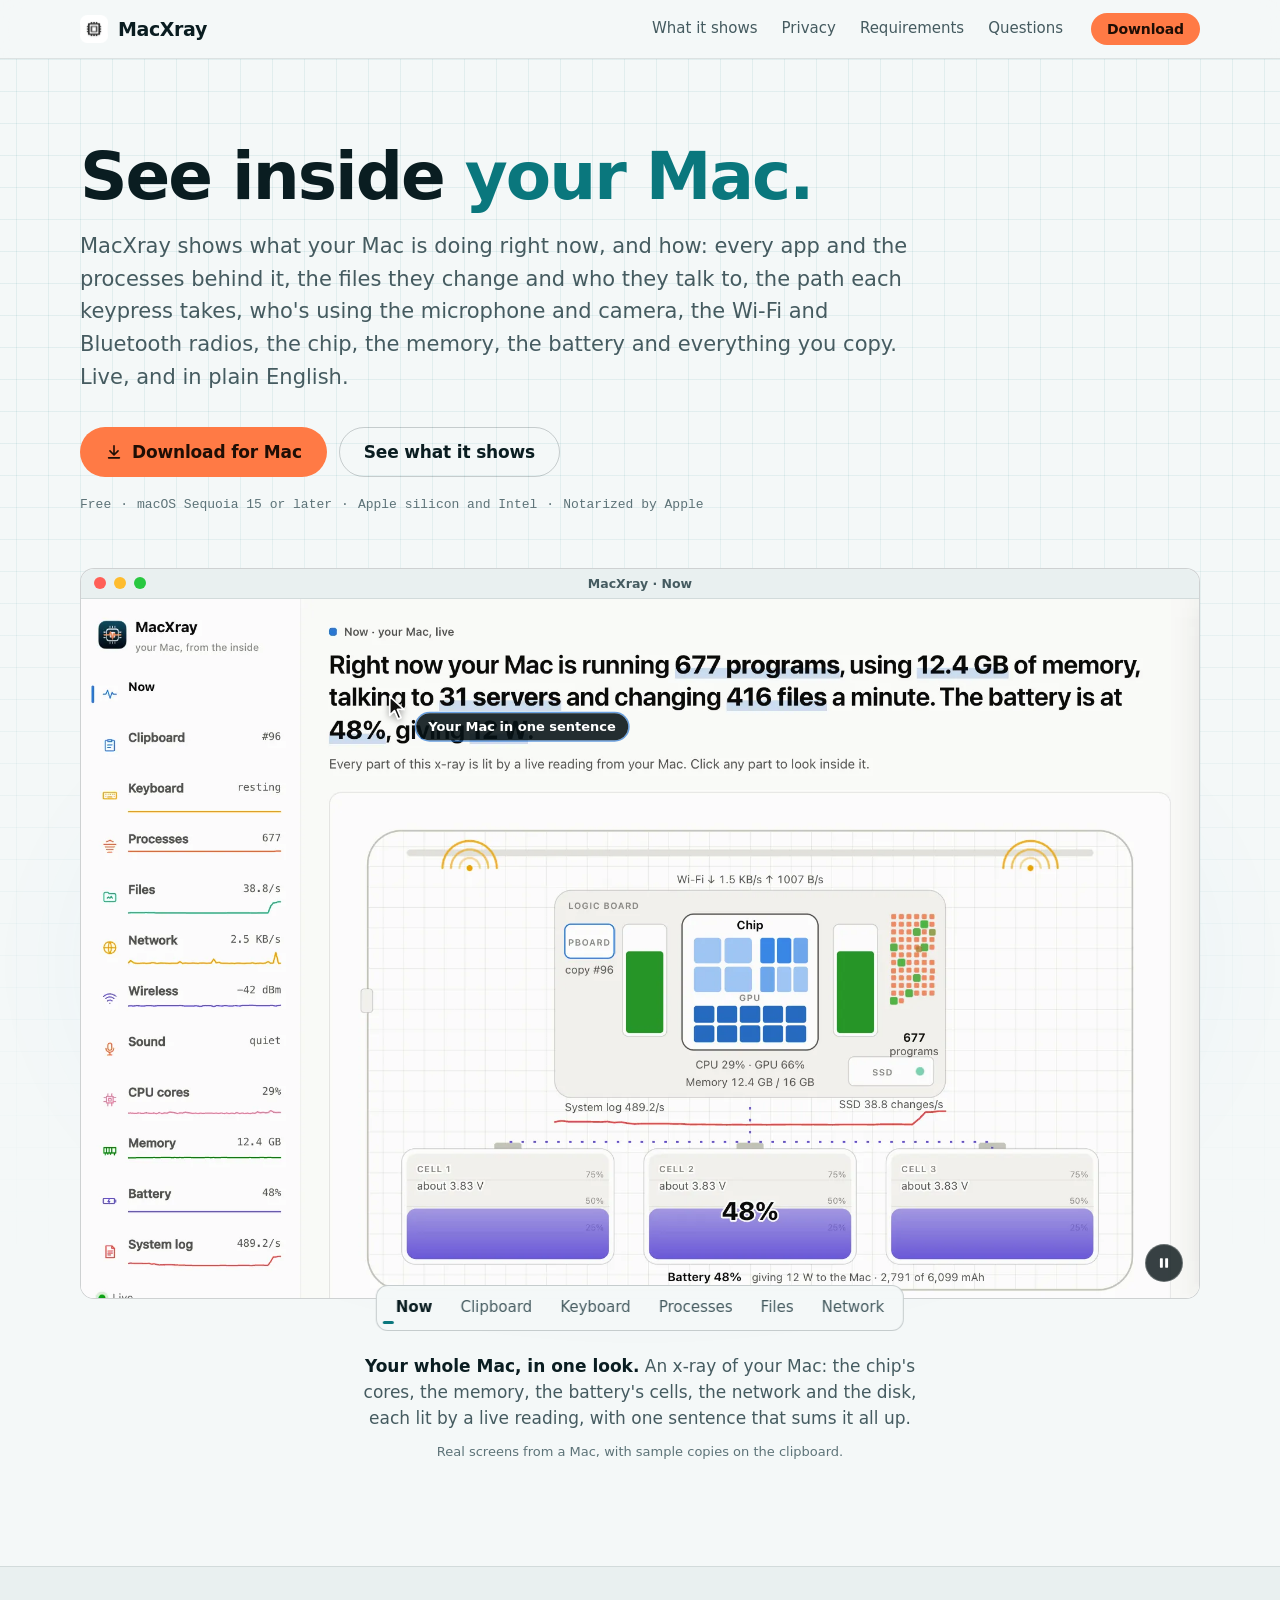
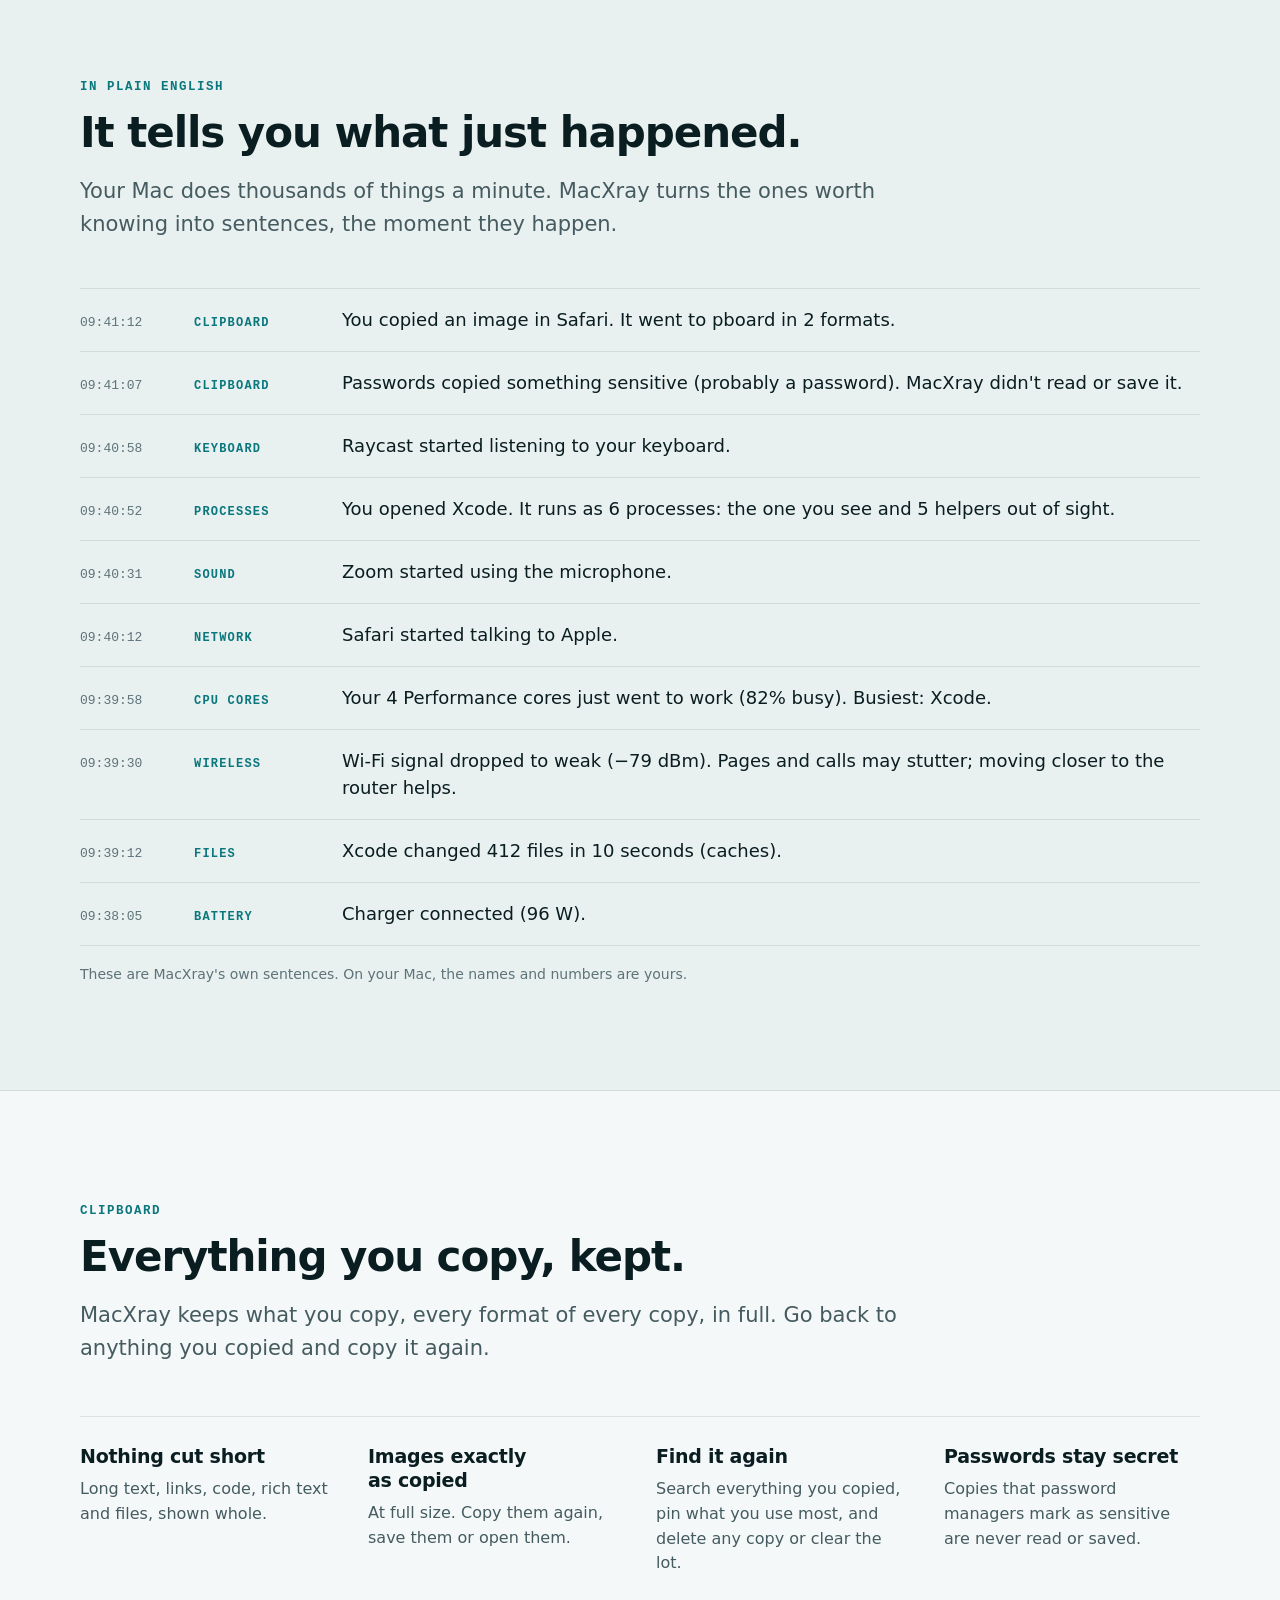
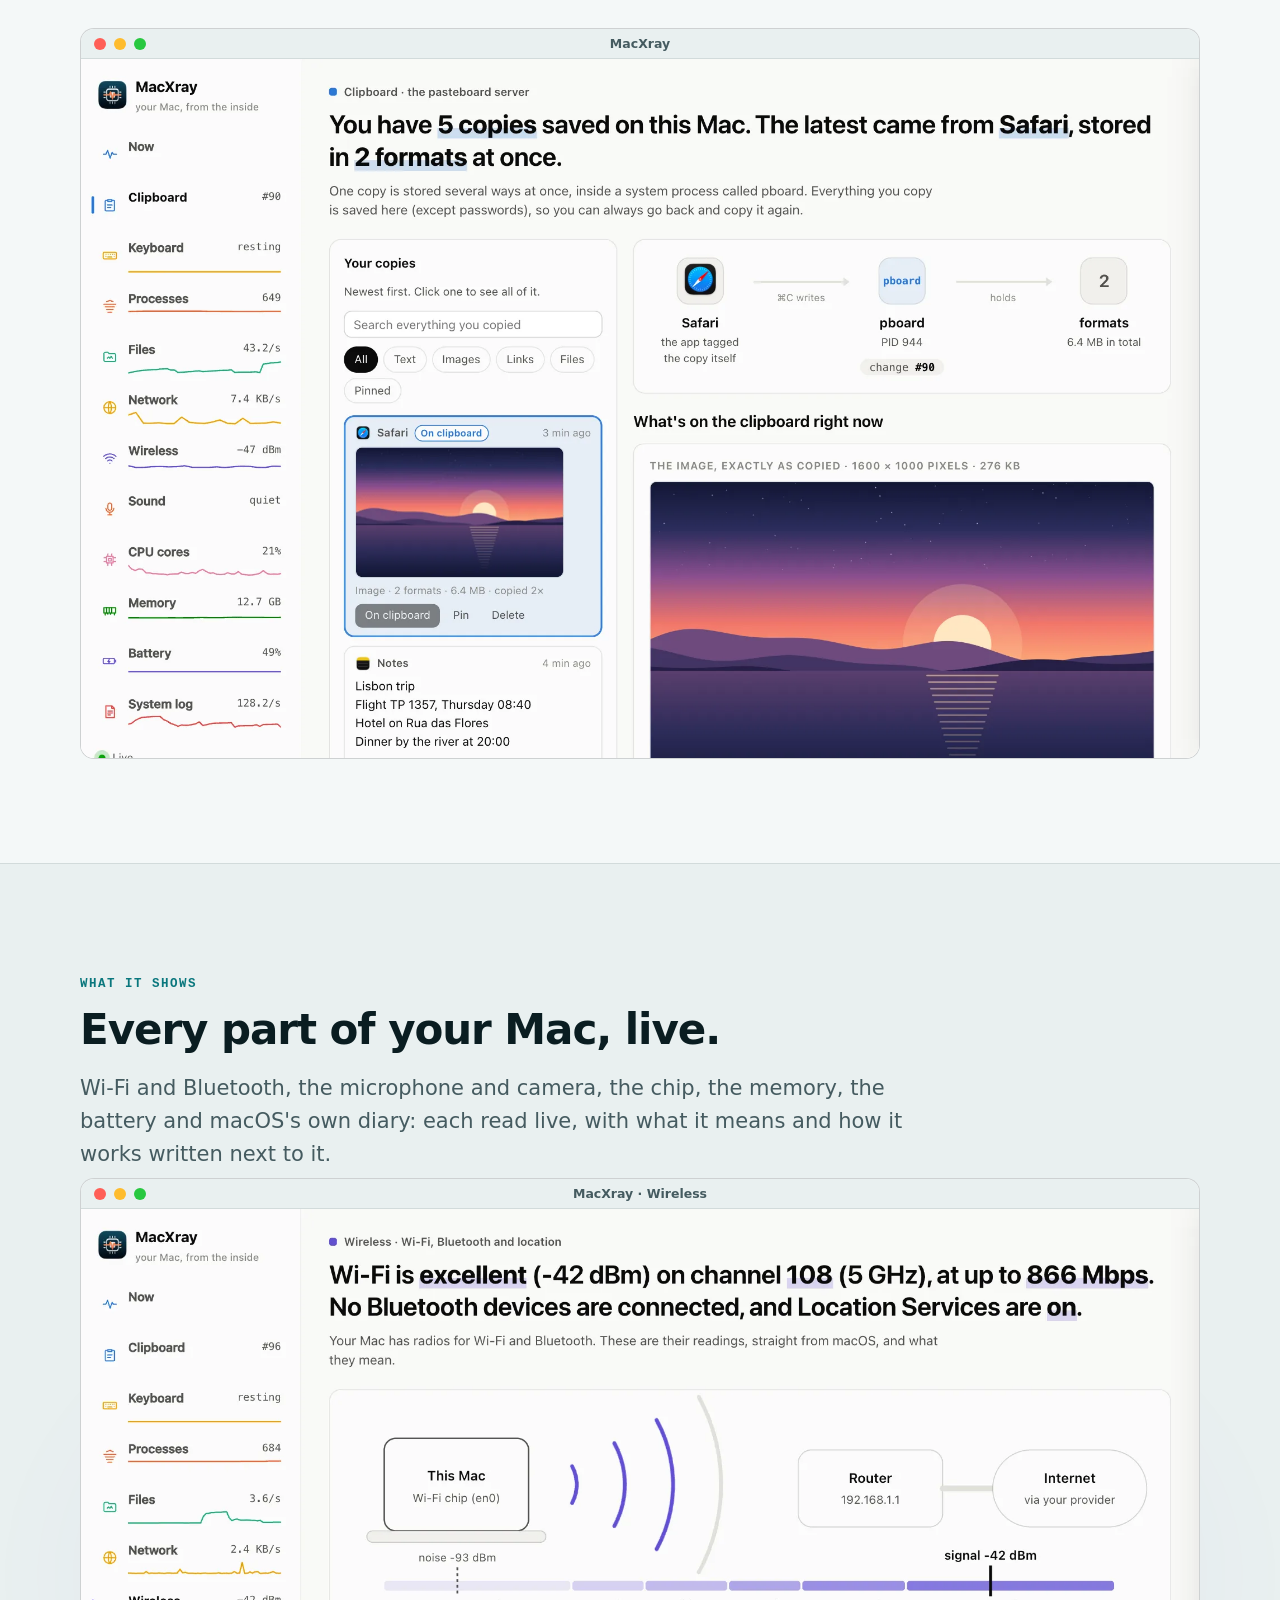
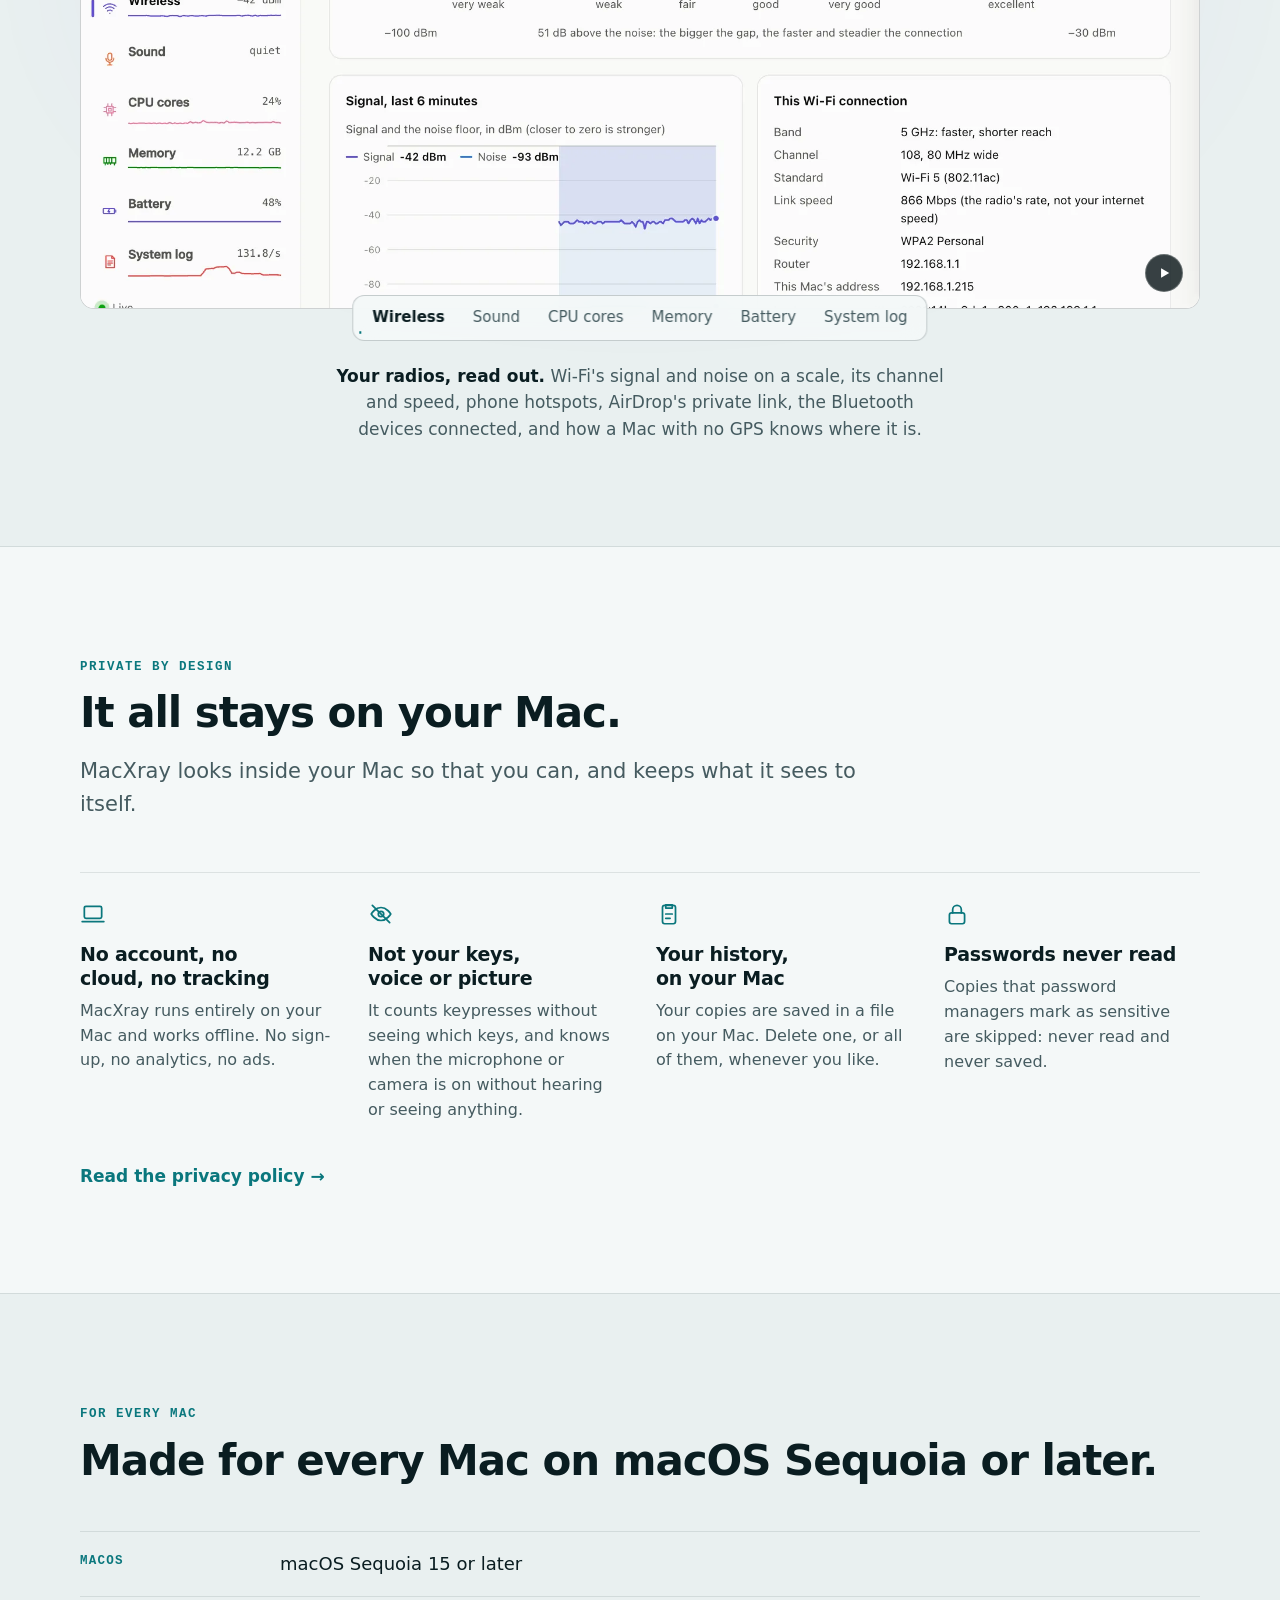
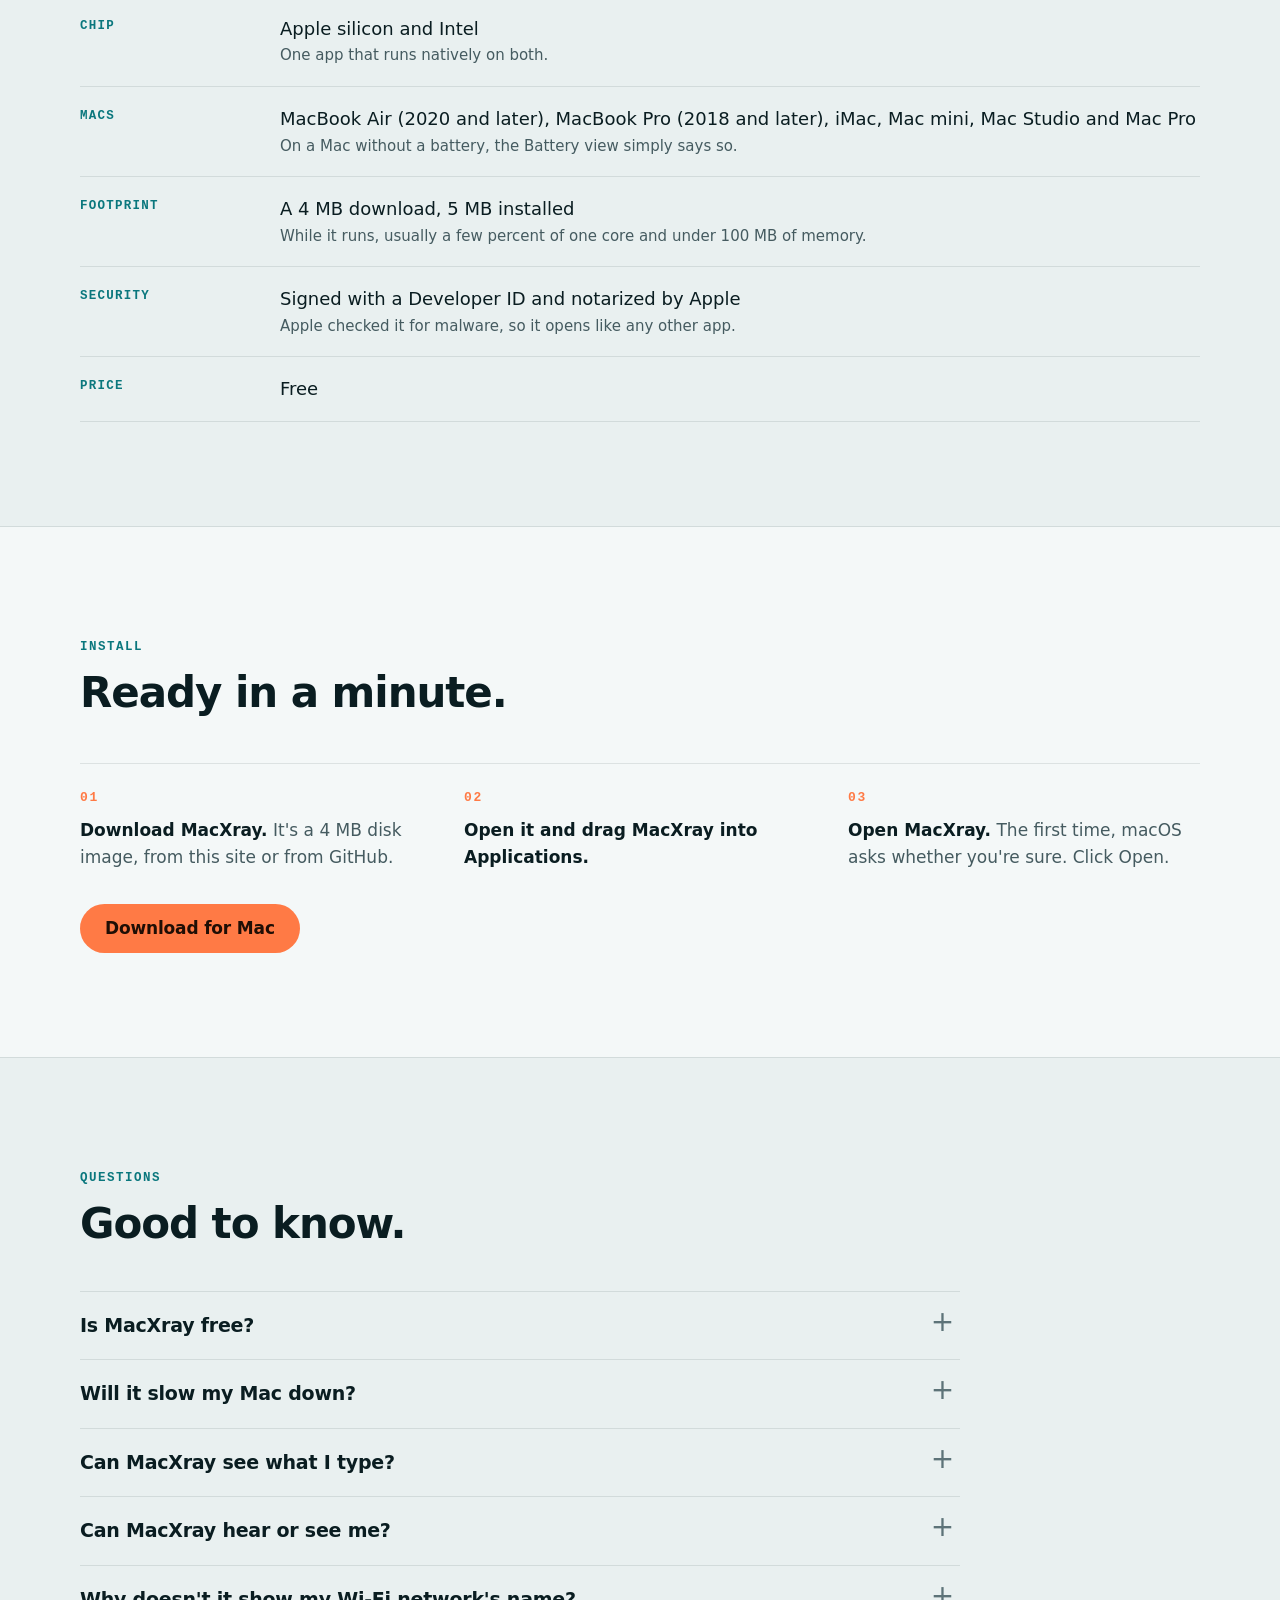
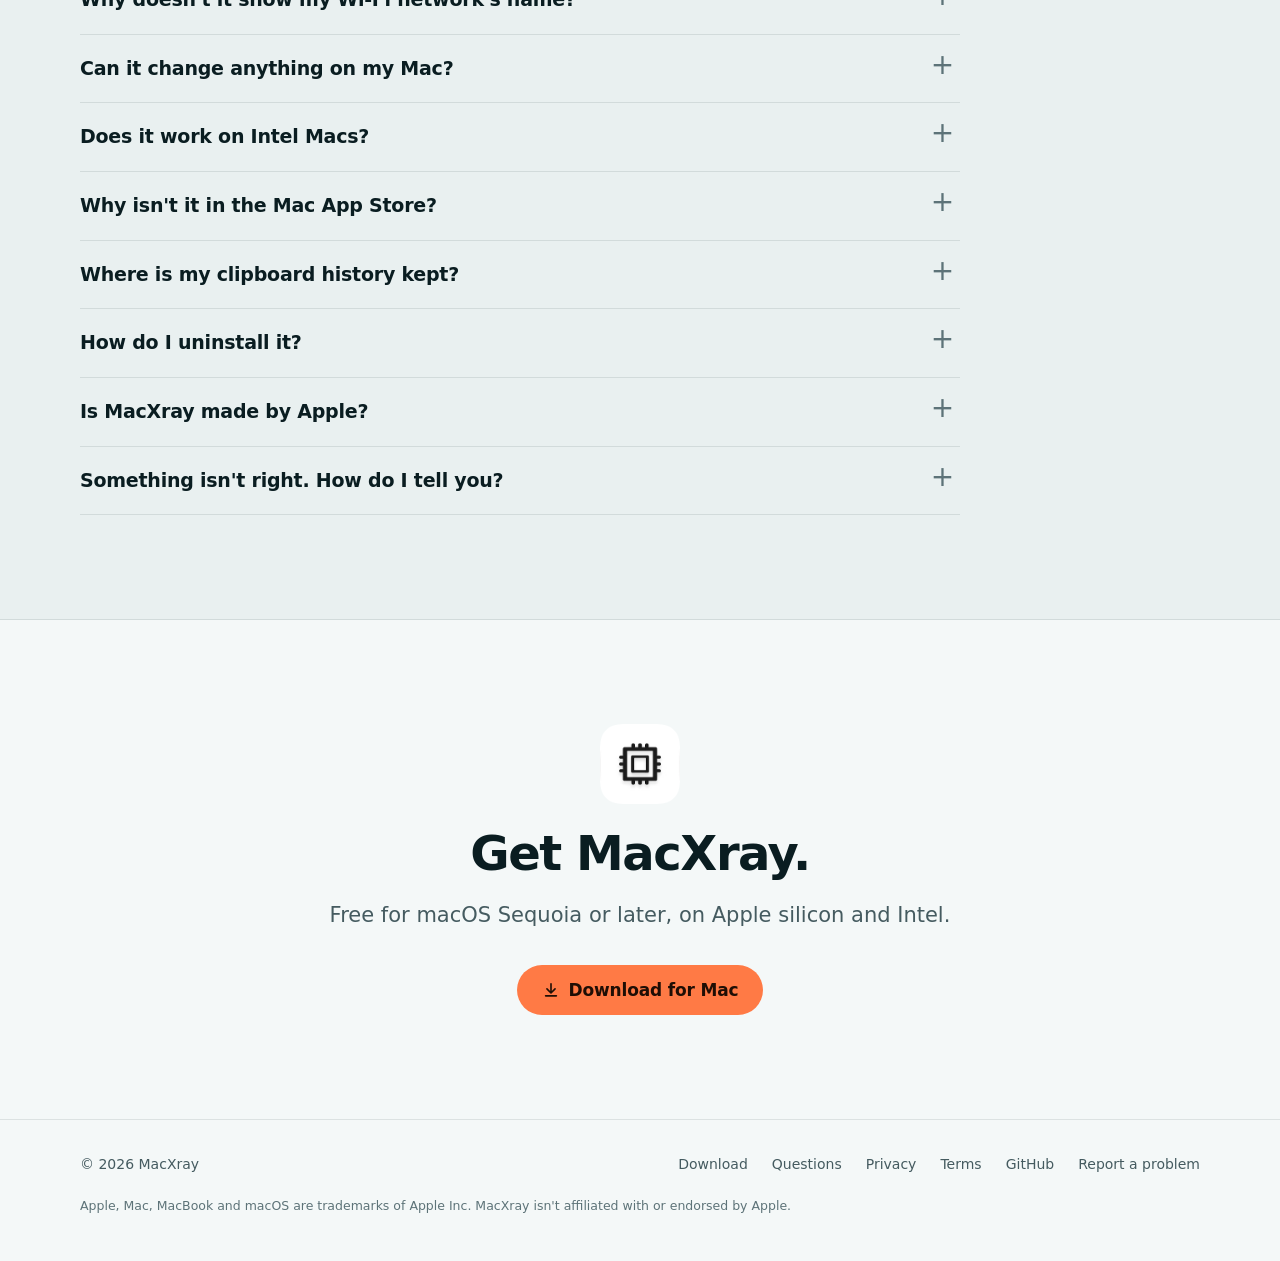
<file: docs/index.html>
<!doctype html>
<html lang="en">
<head>
<meta charset="utf-8">
<meta name="viewport" content="width=device-width, initial-scale=1, viewport-fit=cover">
<meta name="color-scheme" content="light dark">
<title>MacXray: see inside your Mac</title>
<meta name="description" content="MacXray shows what your Mac is doing right now, and how: every app and the processes behind it, the files they change, who they talk to, the path each keypress takes, the microphone and camera, Wi-Fi and Bluetooth, the chip, the memory, the battery and everything you copy. Live, in plain English. Free for macOS Sequoia or later.">
<link rel="canonical" href="https://victorabuchi.github.io/macxray/">
<link rel="icon" href="favicon.ico?v=2" sizes="any">
<link rel="icon" href="assets/icon-64.png?v=2" type="image/png">
<link rel="apple-touch-icon" href="assets/apple-touch-icon.png?v=2">
<meta name="theme-color" content="#f4f8f8" media="(prefers-color-scheme: light)">
<meta name="theme-color" content="#061215" media="(prefers-color-scheme: dark)">
<meta property="og:type" content="website">
<meta property="og:site_name" content="MacXray">
<meta property="og:title" content="MacXray: see inside your Mac">
<meta property="og:description" content="See what your Mac is doing right now, live and in plain English. Free for macOS Sequoia or later.">
<meta property="og:url" content="https://victorabuchi.github.io/macxray/">
<meta property="og:image" content="https://victorabuchi.github.io/macxray/assets/og.jpg">
<meta property="og:image:width" content="1200">
<meta property="og:image:height" content="630">
<meta name="twitter:card" content="summary_large_image">
<link rel="stylesheet" href="assets/site.css">
</head>
<body>
<a class="skip" href="#main">Skip to content</a>
<header class="bar">
  <div class="wrap">
    <a class="brand" href="./"><img src="assets/icon-64.png?v=2" alt="" width="28" height="28">MacXray</a>
    <nav class="links" aria-label="Sections">
      <a href="#views">What it shows</a>
      <a href="#privacy">Privacy</a>
      <a href="#every-mac">Requirements</a>
      <a href="#faq">Questions</a>
    </nav>
    <a class="btn" href="download/">Download</a>
  </div>
</header>

<main id="main">
  <section class="hero">
    <div class="wrap">
      <h1>See inside <span>your Mac.</span></h1>
      <p class="lede">MacXray shows what your Mac is doing right now, and how: every app and the processes behind it, the files they change and who they talk to, the path each keypress takes, who's using the microphone and camera, the Wi-Fi and Bluetooth radios, the chip, the memory, the battery and everything you copy. Live, and in plain English.</p>
      <div class="actions">
        <a class="btn" href="download/"><svg viewBox="0 0 20 20" aria-hidden="true"><path d="M10 3v10M5.5 8.8 10 13.3l4.5-4.5M4 16.5h12" fill="none" stroke="currentColor" stroke-width="1.8" stroke-linecap="round" stroke-linejoin="round"/></svg>Download for Mac</a>
        <a class="btn line" href="#views">See what it shows</a>
      </div>
      <p class="meta"><span>Free</span><span>macOS Sequoia 15 or later</span><span>Apple silicon and Intel</span><span>Notarized by Apple</span></p>
      <div class="showcase" id="showcase">
        <div class="film" data-film data-scenes="main" data-v="041"><img src="assets/shots/now-light.webp" width="2000" height="1250" alt="MacXray's Now view: the Mac drawn as an x-ray, with its chip, memory, battery cells, network and disk each lit by a live reading"></div>
      </div>
      <p class="demo-note">Real screens from a Mac, with sample copies on the clipboard.</p>
    </div>
  </section>

  <section class="band" id="story">
    <div class="wrap">
      <span class="eyebrow">In plain English</span>
      <h2 class="title">It tells you what just happened.</h2>
      <p class="lede">Your Mac does thousands of things a minute. MacXray turns the ones worth knowing into sentences, the moment they happen.</p>
      <ol class="feed">
        <li><time>09:41:12</time><span class="who">Clipboard</span><p>You copied an image in Safari. It went to pboard in 2 formats.</p></li>
        <li><time>09:41:07</time><span class="who">Clipboard</span><p>Passwords copied something sensitive (probably a password). MacXray didn't read or save it.</p></li>
        <li><time>09:40:58</time><span class="who">Keyboard</span><p>Raycast started listening to your keyboard.</p></li>
        <li><time>09:40:52</time><span class="who">Processes</span><p>You opened Xcode. It runs as 6 processes: the one you see and 5 helpers out of sight.</p></li>
        <li><time>09:40:31</time><span class="who">Sound</span><p>Zoom started using the microphone.</p></li>
        <li><time>09:40:12</time><span class="who">Network</span><p>Safari started talking to Apple.</p></li>
        <li><time>09:39:58</time><span class="who">CPU cores</span><p>Your 4 Performance cores just went to work (82% busy). Busiest: Xcode.</p></li>
        <li><time>09:39:30</time><span class="who">Wireless</span><p>Wi-Fi signal dropped to weak (−79 dBm). Pages and calls may stutter; moving closer to the router helps.</p></li>
        <li><time>09:39:12</time><span class="who">Files</span><p>Xcode changed 412 files in 10 seconds (caches).</p></li>
        <li><time>09:38:05</time><span class="who">Battery</span><p>Charger connected (96 W).</p></li>
      </ol>
      <p class="note">These are MacXray's own sentences. On your Mac, the names and numbers are yours.</p>
    </div>
  </section>

  <section id="clipboard">
    <div class="wrap">
      <span class="eyebrow">Clipboard</span>
      <h2 class="title">Everything you copy, kept.</h2>
      <p class="lede">MacXray keeps what you copy, every format of every copy, in full. Go back to anything you copied and copy it again.</p>
      <div class="cols">
        <div><h3>Nothing cut short</h3><p>Long text, links, code, rich text and files, shown whole.</p></div>
        <div><h3>Images exactly as copied</h3><p>At full size. Copy them again, save them or open them.</p></div>
        <div><h3>Find it again</h3><p>Search everything you copied, pin what you use most, and delete any copy or clear the lot.</p></div>
        <div><h3>Passwords stay secret</h3><p>Copies that password managers mark as sensitive are never read or saved.</p></div>
      </div>
      <figure class="window wide">
        <div class="titlebar" aria-hidden="true"><i></i><i></i><i></i><b>MacXray</b></div>
        <picture>
          <source srcset="assets/shots/clipboard-dark.webp" media="(prefers-color-scheme: dark)">
          <img src="assets/shots/clipboard-light.webp" width="2000" height="1250" loading="lazy" decoding="async" alt="MacXray's Clipboard view: a history of copies from Safari, Notes and Xcode, and the latest, an image, shown exactly as copied with its formats">
        </picture>
      </figure>
    </div>
  </section>

  <section class="band" id="views">
    <div class="wrap">
      <span class="eyebrow">What it shows</span>
      <h2 class="title">Every part of your Mac, live.</h2>
      <p class="lede">Wi-Fi and Bluetooth, the microphone and camera, the chip, the memory, the battery and macOS's own diary: each read live, with what it means and how it works written next to it.</p>
      <div class="showcase">
        <div class="film" data-film data-scenes="more" data-v="041"><img src="assets/shots/wireless-light.webp" width="2000" height="1250" alt="MacXray's Wireless view: the Wi-Fi signal between the Mac and the router"></div>
      </div>
    </div>
  </section>

  <section id="privacy">
    <div class="wrap">
      <span class="eyebrow">Private by design</span>
      <h2 class="title">It all stays on your Mac.</h2>
      <p class="lede">MacXray looks inside your Mac so that you can, and keeps what it sees to itself.</p>
      <div class="cols">
        <div>
          <svg viewBox="0 0 24 24" fill="none" stroke="currentColor" stroke-width="1.6" stroke-linecap="round" stroke-linejoin="round" aria-hidden="true"><rect x="4" y="5" width="16" height="11" rx="1.5"/><path d="M2 19h20"/></svg>
          <h3>No account, no cloud, no tracking</h3>
          <p>MacXray runs entirely on your Mac and works offline. No sign-up, no analytics, no ads.</p>
        </div>
        <div>
          <svg viewBox="0 0 24 24" fill="none" stroke="currentColor" stroke-width="1.6" stroke-linecap="round" stroke-linejoin="round" aria-hidden="true"><path d="M3 12s3.5-6 9-6 9 6 9 6-3.5 6-9 6-9-6-9-6z"/><circle cx="12" cy="12" r="2.5"/><path d="M4 4l16 16"/></svg>
          <h3>Not your keys, voice or picture</h3>
          <p>It counts keypresses without seeing which keys, and knows when the microphone or camera is on without hearing or seeing anything.</p>
        </div>
        <div>
          <svg viewBox="0 0 24 24" fill="none" stroke="currentColor" stroke-width="1.6" stroke-linecap="round" stroke-linejoin="round" aria-hidden="true"><rect x="6" y="4" width="12" height="17" rx="2"/><path d="M9 3.5h6v3H9zM9 12h6M9 16h4"/></svg>
          <h3>Your history, on your Mac</h3>
          <p>Your copies are saved in a file on your Mac. Delete one, or all of them, whenever you like.</p>
        </div>
        <div>
          <svg viewBox="0 0 24 24" fill="none" stroke="currentColor" stroke-width="1.6" stroke-linecap="round" stroke-linejoin="round" aria-hidden="true"><rect x="5" y="11" width="14" height="10" rx="2"/><path d="M8 11V8a4 4 0 0 1 8 0v3"/></svg>
          <h3>Passwords never read</h3>
          <p>Copies that password managers mark as sensitive are skipped: never read and never saved.</p>
        </div>
      </div>
      <a class="more" href="privacy/">Read the privacy policy →</a>
    </div>
  </section>

  <section class="band" id="every-mac">
    <div class="wrap">
      <span class="eyebrow">For every Mac</span>
      <h2 class="title">Made for every Mac on macOS Sequoia or later.</h2>
      <dl class="spec">
        <div><dt>macOS</dt><dd>macOS Sequoia 15 or later</dd></div>
        <div><dt>Chip</dt><dd>Apple silicon and Intel<small>One app that runs natively on both.</small></dd></div>
        <div><dt>Macs</dt><dd>MacBook Air (2020 and later), MacBook Pro (2018 and later), iMac, Mac mini, Mac Studio and Mac Pro<small>On a Mac without a battery, the Battery view simply says so.</small></dd></div>
        <div><dt>Footprint</dt><dd>A 4 MB download, 5 MB installed<small>While it runs, usually a few percent of one core and under 100 MB of memory.</small></dd></div>
        <div><dt>Security</dt><dd>Signed with a Developer ID and notarized by Apple<small>Apple checked it for malware, so it opens like any other app.</small></dd></div>
        <div><dt>Price</dt><dd>Free</dd></div>
      </dl>
    </div>
  </section>

  <section id="install">
    <div class="wrap">
      <span class="eyebrow">Install</span>
      <h2 class="title">Ready in a minute.</h2>
      <ol class="steps">
        <li><strong>Download MacXray.</strong> It's a 4 MB disk image, from this site or from GitHub.</li>
        <li><strong>Open it and drag MacXray into Applications.</strong></li>
        <li><strong>Open MacXray.</strong> The first time, macOS asks whether you're sure. Click Open.</li>
      </ol>
      <div class="actions"><a class="btn" href="download/">Download for Mac</a></div>
    </div>
  </section>

  <section class="band" id="faq">
    <div class="wrap">
      <span class="eyebrow">Questions</span>
      <h2 class="title">Good to know.</h2>
      <div class="faq">
        <details><summary>Is MacXray free?</summary><p>Yes. Download it and use it on as many of your Macs as you like.</p></details>
        <details><summary>Will it slow my Mac down?</summary><p>No. MacXray reads the counters macOS already keeps, the same ones Activity Monitor uses. It usually needs a few percent of one core and under 100 MB of memory, and it does the detailed work only for the view you have open.</p></details>
        <details><summary>Can MacXray see what I type?</summary><p>No. It learns only when a key goes down, from a counter macOS keeps, never which key, so it can't read what you type. It doesn't need Input Monitoring permission for this, and it shows you which other programs are listening to your keyboard.</p></details>
        <details><summary>Can MacXray hear or see me?</summary><p>No. It asks macOS whether the microphone or camera is running and which apps are using them. It never opens them itself.</p></details>
        <details><summary>Why doesn't it show my Wi-Fi network's name?</summary><p>macOS shows a Wi-Fi network's name only to apps with Location access, because network names give away where you are. MacXray doesn't ask for your location, so it shows everything else about the connection instead.</p></details>
        <details><summary>Can it change anything on my Mac?</summary><p>MacXray only watches. It doesn't change settings, delete files or quit apps. The one thing it changes is your clipboard, when you ask it to copy something again.</p></details>
        <details><summary>Does it work on Intel Macs?</summary><p>Yes. MacXray is one app that runs natively on Apple silicon and on Intel Macs with macOS Sequoia or later. On an Intel Mac the CPU view shows a single kind of core, because Intel chips don't have Efficiency cores.</p></details>
        <details><summary>Why isn't it in the Mac App Store?</summary><p>Apps from the Mac App Store run in a sandbox that keeps them from reading the system log and from watching files across the whole disk, which is much of what MacXray shows you. So it comes from here instead, signed and notarized by Apple, which checked it for malware.</p></details>
        <details><summary>Where is my clipboard history kept?</summary><p>On your Mac, in <code>~/Library/Application Support/MacXray</code>. In the Clipboard view you can delete single copies, or clear everything except the copies you pinned.</p></details>
        <details><summary>How do I uninstall it?</summary><p>Quit MacXray and drag it from Applications to the Trash. To remove your clipboard history too, delete the <code>MacXray</code> folder in <code>~/Library/Application Support</code>.</p></details>
        <details><summary>Is MacXray made by Apple?</summary><p>No. MacXray is made by Victor Abuchi, an independent developer. It isn't affiliated with or endorsed by Apple.</p></details>
        <details><summary>Something isn't right. How do I tell you?</summary><p><a href="https://github.com/victorabuchi/macxray/issues/new">Open an issue on GitHub</a> with what you saw, your Mac's model and its macOS version.</p></details>
      </div>
    </div>
  </section>

  <section class="closing">
    <div class="wrap">
      <img src="assets/icon-192.webp?v=2" alt="" width="96" height="96" loading="lazy">
      <h2>Get MacXray.</h2>
      <p class="lede">Free for macOS Sequoia or later, on Apple silicon and Intel.</p>
      <div class="actions">
        <a class="btn" href="download/"><svg viewBox="0 0 20 20" aria-hidden="true"><path d="M10 3v10M5.5 8.8 10 13.3l4.5-4.5M4 16.5h12" fill="none" stroke="currentColor" stroke-width="1.8" stroke-linecap="round" stroke-linejoin="round"/></svg>Download for Mac</a>
      </div>
    </div>
  </section>
</main>

<footer>
  <div class="wrap">
    <span class="who">© 2026 MacXray</span>
    <a href="download/">Download</a>
    <a href="#faq">Questions</a>
    <a href="privacy/">Privacy</a>
    <a href="terms/">Terms</a>
    <a href="https://github.com/victorabuchi/macxray">GitHub</a>
    <a href="https://github.com/victorabuchi/macxray/issues/new">Report a problem</a>
    <p class="fine">Apple, Mac, MacBook and macOS are trademarks of Apple Inc. MacXray isn't affiliated with or endorsed by Apple.</p>
  </div>
</footer>

<script src="assets/film-scenes.js?v=041"></script>
<script src="assets/film.js?v=041" data-src="assets/film/"></script>
</body>
</html>
</file>
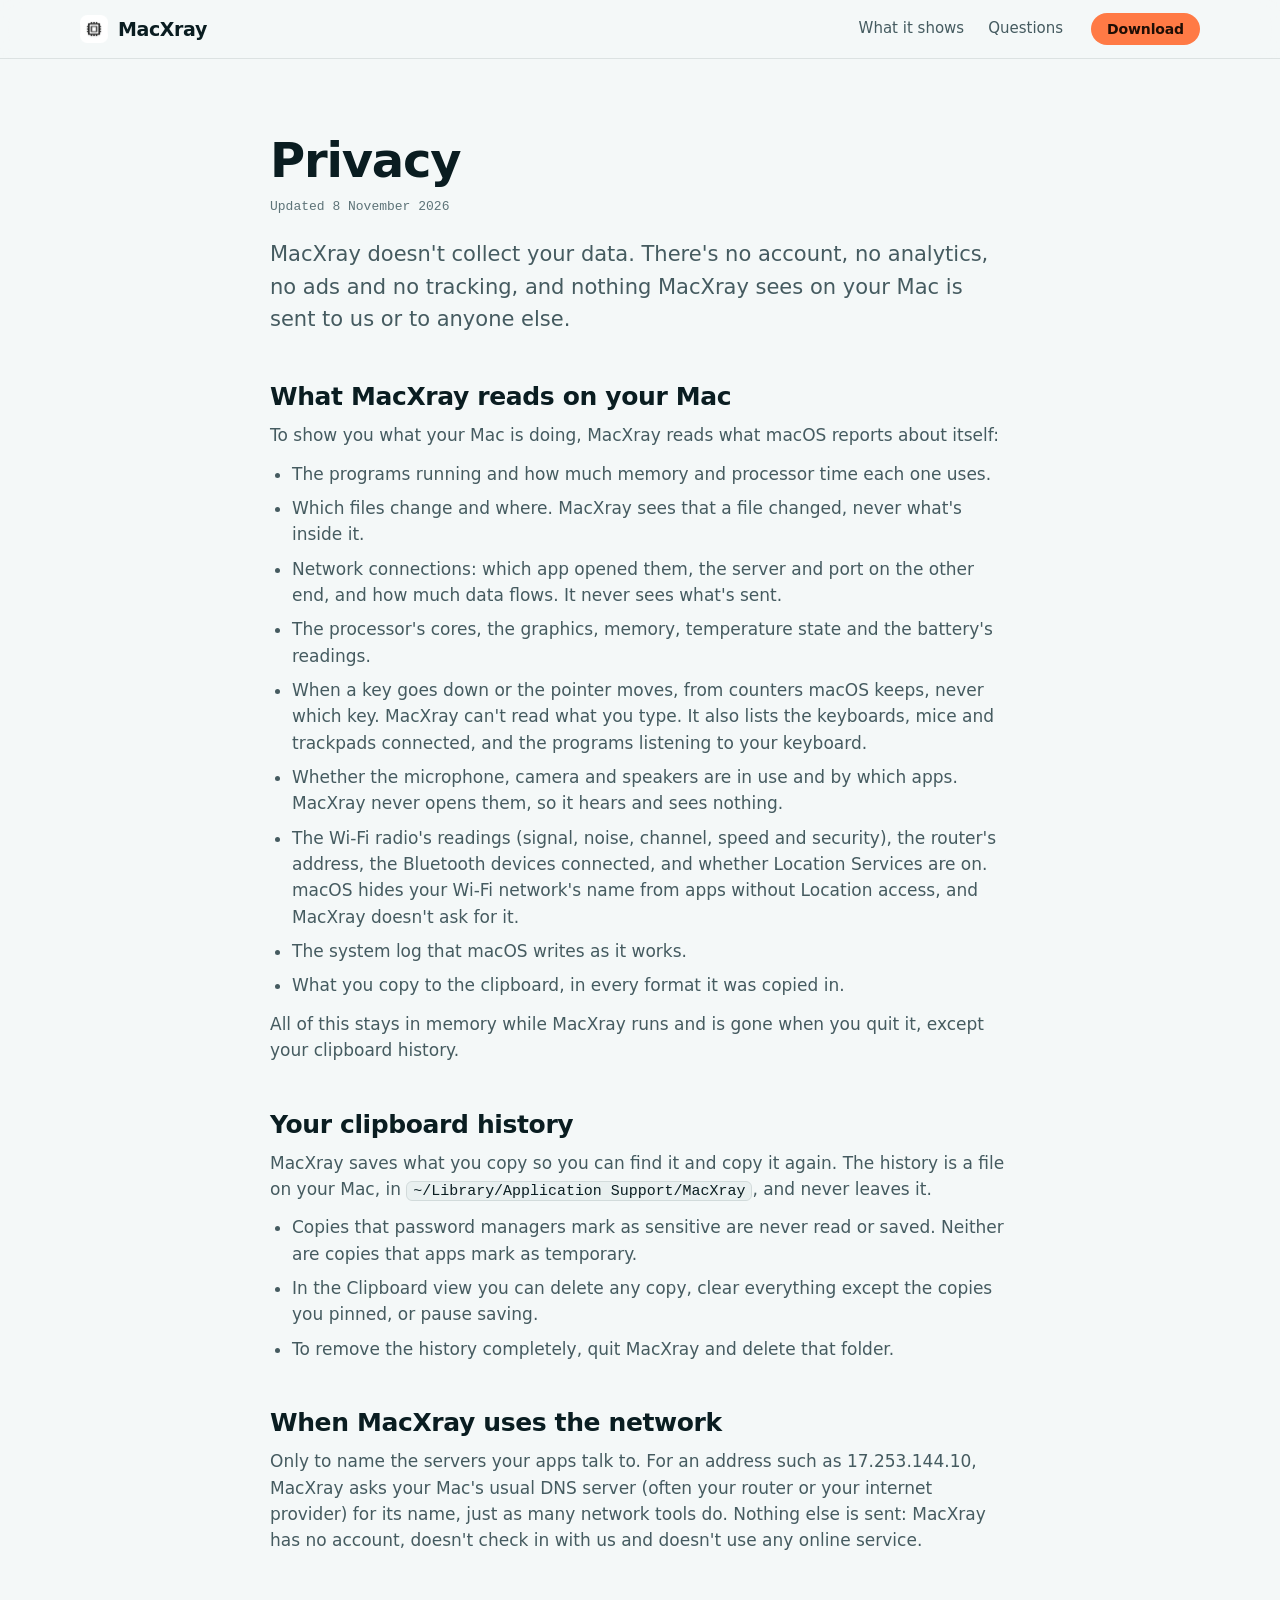
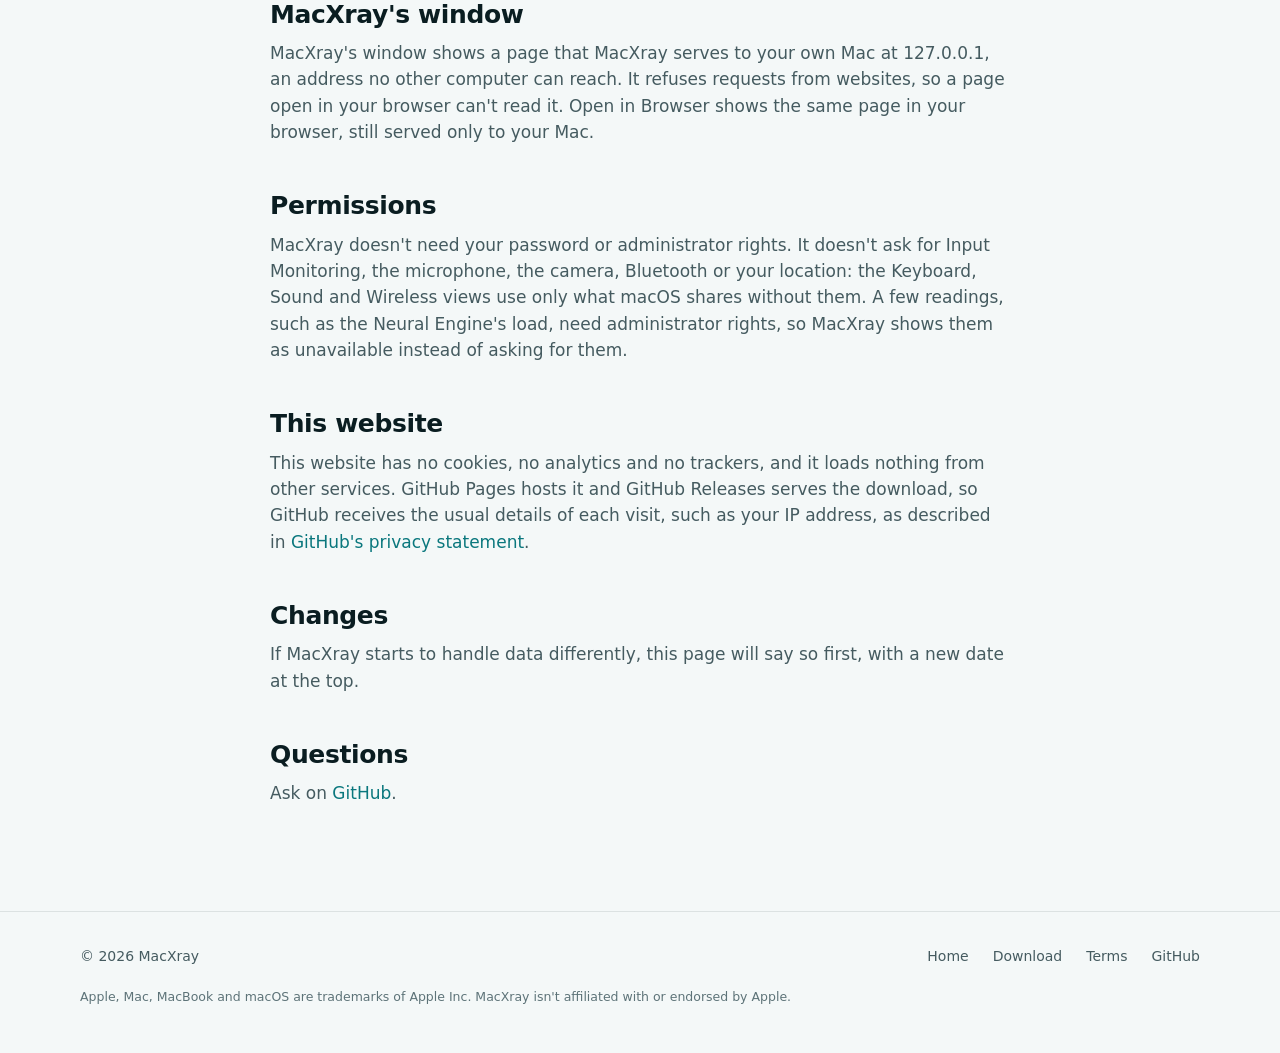
<file: docs/privacy/index.html>
<!doctype html>
<html lang="en">
<head>
<meta charset="utf-8">
<meta name="viewport" content="width=device-width, initial-scale=1, viewport-fit=cover">
<meta name="color-scheme" content="light dark">
<title>Privacy – MacXray</title>
<meta name="description" content="MacXray doesn't collect your data. What it reads on your Mac, what it keeps there, and the one time it uses the network.">
<link rel="canonical" href="https://victorabuchi.github.io/macxray/privacy/">
<link rel="icon" href="../favicon.ico?v=2" sizes="any">
<link rel="icon" href="../assets/icon-64.png?v=2" type="image/png">
<link rel="apple-touch-icon" href="../assets/apple-touch-icon.png?v=2">
<meta name="theme-color" content="#f4f8f8" media="(prefers-color-scheme: light)">
<meta name="theme-color" content="#061215" media="(prefers-color-scheme: dark)">
<link rel="stylesheet" href="../assets/site.css">
</head>
<body>
<a class="skip" href="#main">Skip to content</a>
<header class="bar">
  <div class="wrap">
    <a class="brand" href="../"><img src="../assets/icon-64.png?v=2" alt="" width="28" height="28">MacXray</a>
    <nav class="links" aria-label="Sections">
      <a href="../#views">What it shows</a>
      <a href="../#faq">Questions</a>
    </nav>
    <a class="btn" href="../download/">Download</a>
  </div>
</header>

<main id="main" class="wrap doc">
  <h1>Privacy</h1>
  <p class="updated">Updated 8 November 2026</p>
  <p class="lede">MacXray doesn't collect your data. There's no account, no analytics, no ads and no tracking, and nothing MacXray sees on your Mac is sent to us or to anyone else.</p>

  <h2>What MacXray reads on your Mac</h2>
  <p>To show you what your Mac is doing, MacXray reads what macOS reports about itself:</p>
  <ul>
    <li>The programs running and how much memory and processor time each one uses.</li>
    <li>Which files change and where. MacXray sees that a file changed, never what's inside it.</li>
    <li>Network connections: which app opened them, the server and port on the other end, and how much data flows. It never sees what's sent.</li>
    <li>The processor's cores, the graphics, memory, temperature state and the battery's readings.</li>
    <li>When a key goes down or the pointer moves, from counters macOS keeps, never which key. MacXray can't read what you type. It also lists the keyboards, mice and trackpads connected, and the programs listening to your keyboard.</li>
    <li>Whether the microphone, camera and speakers are in use and by which apps. MacXray never opens them, so it hears and sees nothing.</li>
    <li>The Wi-Fi radio's readings (signal, noise, channel, speed and security), the router's address, the Bluetooth devices connected, and whether Location Services are on. macOS hides your Wi-Fi network's name from apps without Location access, and MacXray doesn't ask for it.</li>
    <li>The system log that macOS writes as it works.</li>
    <li>What you copy to the clipboard, in every format it was copied in.</li>
  </ul>
  <p>All of this stays in memory while MacXray runs and is gone when you quit it, except your clipboard history.</p>

  <h2>Your clipboard history</h2>
  <p>MacXray saves what you copy so you can find it and copy it again. The history is a file on your Mac, in <code>~/Library/Application Support/MacXray</code>, and never leaves it.</p>
  <ul>
    <li>Copies that password managers mark as sensitive are never read or saved. Neither are copies that apps mark as temporary.</li>
    <li>In the Clipboard view you can delete any copy, clear everything except the copies you pinned, or pause saving.</li>
    <li>To remove the history completely, quit MacXray and delete that folder.</li>
  </ul>

  <h2>When MacXray uses the network</h2>
  <p>Only to name the servers your apps talk to. For an address such as 17.253.144.10, MacXray asks your Mac's usual DNS server (often your router or your internet provider) for its name, just as many network tools do. Nothing else is sent: MacXray has no account, doesn't check in with us and doesn't use any online service.</p>

  <h2>MacXray's window</h2>
  <p>MacXray's window shows a page that MacXray serves to your own Mac at 127.0.0.1, an address no other computer can reach. It refuses requests from websites, so a page open in your browser can't read it. Open in Browser shows the same page in your browser, still served only to your Mac.</p>

  <h2>Permissions</h2>
  <p>MacXray doesn't need your password or administrator rights. It doesn't ask for Input Monitoring, the microphone, the camera, Bluetooth or your location: the Keyboard, Sound and Wireless views use only what macOS shares without them. A few readings, such as the Neural Engine's load, need administrator rights, so MacXray shows them as unavailable instead of asking for them.</p>

  <h2>This website</h2>
  <p>This website has no cookies, no analytics and no trackers, and it loads nothing from other services. GitHub Pages hosts it and GitHub Releases serves the download, so GitHub receives the usual details of each visit, such as your IP address, as described in <a href="https://docs.github.com/site-policy/privacy-policies/github-general-privacy-statement">GitHub's privacy statement</a>.</p>

  <h2>Changes</h2>
  <p>If MacXray starts to handle data differently, this page will say so first, with a new date at the top.</p>

  <h2>Questions</h2>
  <p>Ask on <a href="https://github.com/victorabuchi/macxray/issues/new">GitHub</a>.</p>
</main>

<footer>
  <div class="wrap">
    <span class="who">© 2026 MacXray</span>
    <a href="../">Home</a>
    <a href="../download/">Download</a>
    <a href="../terms/">Terms</a>
    <a href="https://github.com/victorabuchi/macxray">GitHub</a>
    <p class="fine">Apple, Mac, MacBook and macOS are trademarks of Apple Inc. MacXray isn't affiliated with or endorsed by Apple.</p>
  </div>
</footer>
</body>
</html>
</file>
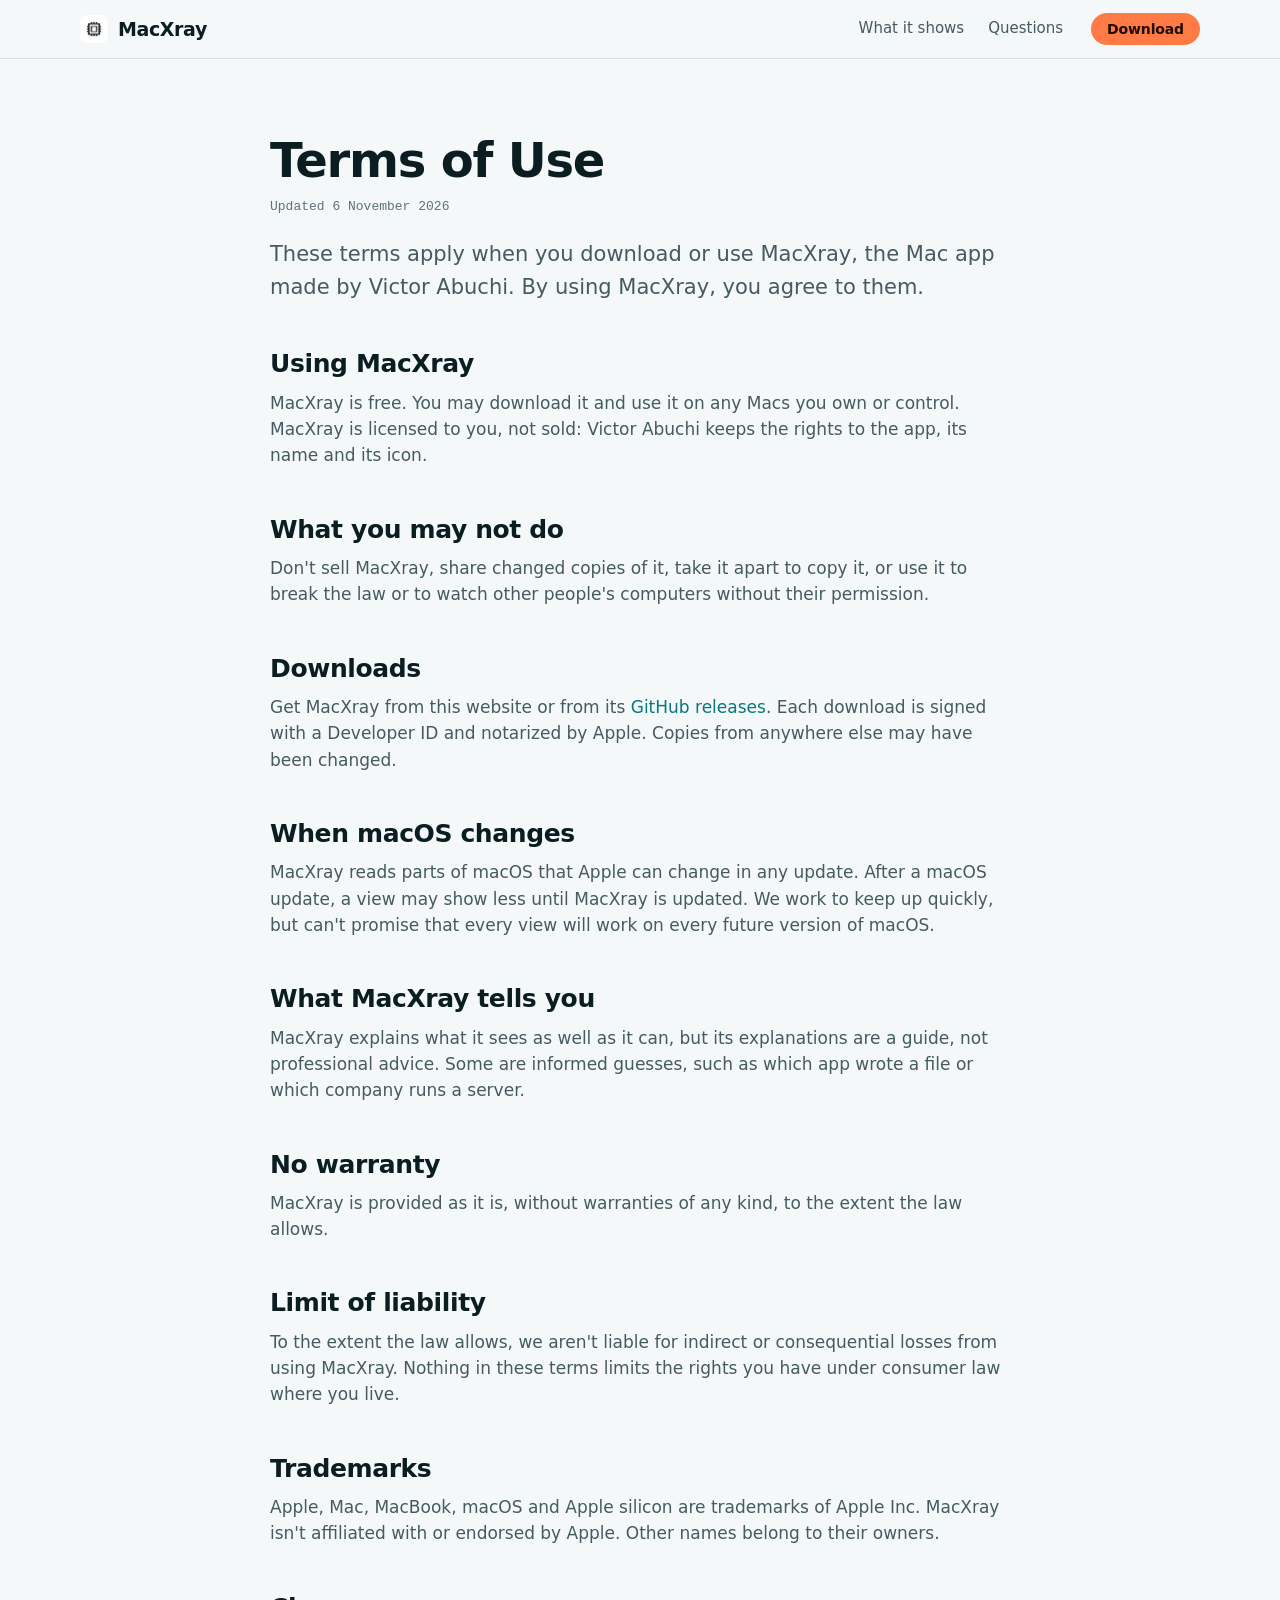
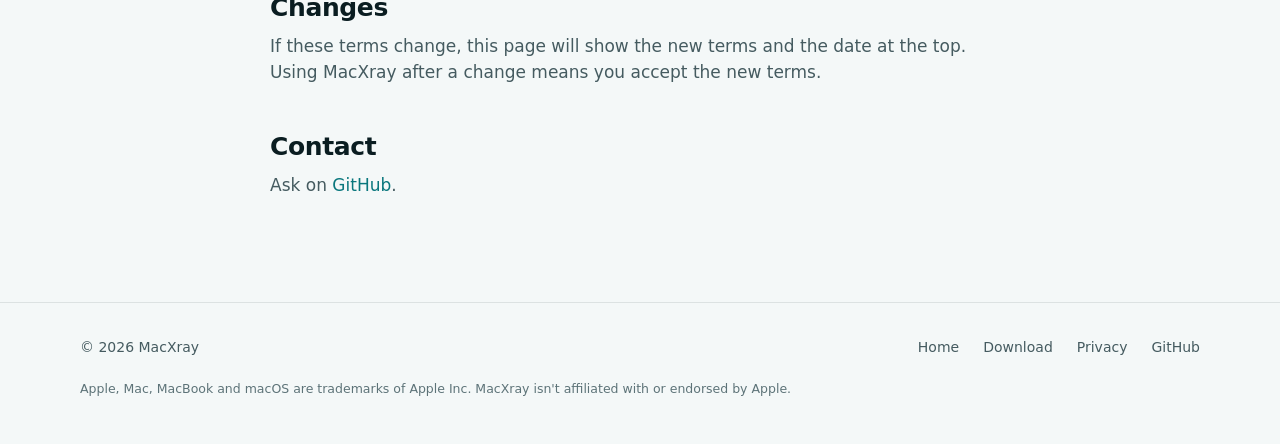
<file: docs/terms/index.html>
<!doctype html>
<html lang="en">
<head>
<meta charset="utf-8">
<meta name="viewport" content="width=device-width, initial-scale=1, viewport-fit=cover">
<meta name="color-scheme" content="light dark">
<title>Terms of Use – MacXray</title>
<meta name="description" content="The terms for downloading and using MacXray, the Mac app by Victor Abuchi.">
<link rel="canonical" href="https://victorabuchi.github.io/macxray/terms/">
<link rel="icon" href="../favicon.ico?v=2" sizes="any">
<link rel="icon" href="../assets/icon-64.png?v=2" type="image/png">
<link rel="apple-touch-icon" href="../assets/apple-touch-icon.png?v=2">
<meta name="theme-color" content="#f4f8f8" media="(prefers-color-scheme: light)">
<meta name="theme-color" content="#061215" media="(prefers-color-scheme: dark)">
<link rel="stylesheet" href="../assets/site.css">
</head>
<body>
<a class="skip" href="#main">Skip to content</a>
<header class="bar">
  <div class="wrap">
    <a class="brand" href="../"><img src="../assets/icon-64.png?v=2" alt="" width="28" height="28">MacXray</a>
    <nav class="links" aria-label="Sections">
      <a href="../#views">What it shows</a>
      <a href="../#faq">Questions</a>
    </nav>
    <a class="btn" href="../download/">Download</a>
  </div>
</header>

<main id="main" class="wrap doc">
  <h1>Terms of Use</h1>
  <p class="updated">Updated 6 November 2026</p>
  <p class="lede">These terms apply when you download or use MacXray, the Mac app made by Victor Abuchi. By using MacXray, you agree to them.</p>

  <h2>Using MacXray</h2>
  <p>MacXray is free. You may download it and use it on any Macs you own or control. MacXray is licensed to you, not sold: Victor Abuchi keeps the rights to the app, its name and its icon.</p>

  <h2>What you may not do</h2>
  <p>Don't sell MacXray, share changed copies of it, take it apart to copy it, or use it to break the law or to watch other people's computers without their permission.</p>

  <h2>Downloads</h2>
  <p>Get MacXray from this website or from its <a href="https://github.com/victorabuchi/macxray/releases">GitHub releases</a>. Each download is signed with a Developer ID and notarized by Apple. Copies from anywhere else may have been changed.</p>

  <h2>When macOS changes</h2>
  <p>MacXray reads parts of macOS that Apple can change in any update. After a macOS update, a view may show less until MacXray is updated. We work to keep up quickly, but can't promise that every view will work on every future version of macOS.</p>

  <h2>What MacXray tells you</h2>
  <p>MacXray explains what it sees as well as it can, but its explanations are a guide, not professional advice. Some are informed guesses, such as which app wrote a file or which company runs a server.</p>

  <h2>No warranty</h2>
  <p>MacXray is provided as it is, without warranties of any kind, to the extent the law allows.</p>

  <h2>Limit of liability</h2>
  <p>To the extent the law allows, we aren't liable for indirect or consequential losses from using MacXray. Nothing in these terms limits the rights you have under consumer law where you live.</p>

  <h2>Trademarks</h2>
  <p>Apple, Mac, MacBook, macOS and Apple silicon are trademarks of Apple Inc. MacXray isn't affiliated with or endorsed by Apple. Other names belong to their owners.</p>

  <h2>Changes</h2>
  <p>If these terms change, this page will show the new terms and the date at the top. Using MacXray after a change means you accept the new terms.</p>

  <h2>Contact</h2>
  <p>Ask on <a href="https://github.com/victorabuchi/macxray/issues/new">GitHub</a>.</p>
</main>

<footer>
  <div class="wrap">
    <span class="who">© 2026 MacXray</span>
    <a href="../">Home</a>
    <a href="../download/">Download</a>
    <a href="../privacy/">Privacy</a>
    <a href="https://github.com/victorabuchi/macxray">GitHub</a>
    <p class="fine">Apple, Mac, MacBook and macOS are trademarks of Apple Inc. MacXray isn't affiliated with or endorsed by Apple.</p>
  </div>
</footer>
</body>
</html>
</file>
<file: docs/assets/site.css>
/* MacXray's website. One stylesheet for every page, in MacXray's own look: the deep teal and the orange
   heartbeat of its icon, an X-ray light box's grid, and flat surfaces with hairline edges (no shadows,
   no shaded cards; a selected item is bold with a thin bar, as in the app). Light and Dark follow the Mac. */

:root {
  --bg: #f4f8f8;
  --bg-2: #e9f0f0;
  --panel: #ffffff;
  --ink: #0a1d21;
  --muted: #455b60;
  --faint: #5d7378;
  --line: rgba(10, 29, 33, 0.1);
  --line-2: rgba(10, 29, 33, 0.2);
  --teal: #0a777d;
  --pulse: #ff7a45;
  --on-pulse: #1f0e05;
  --grid: rgba(10, 119, 125, 0.075);
  --scan: rgba(10, 150, 156, 0.6);
  --display: -apple-system, BlinkMacSystemFont, "SF Pro Display", system-ui, "Helvetica Neue", Arial, sans-serif;
  --text: -apple-system, BlinkMacSystemFont, "SF Pro Text", system-ui, "Helvetica Neue", Arial, sans-serif;
  --mono: ui-monospace, "SF Mono", SFMono-Regular, Menlo, Consolas, monospace;
  color-scheme: light;
}
@media (prefers-color-scheme: dark) {
  :root {
    --bg: #061215;
    --bg-2: #0a1a1e;
    --panel: #0c1f24;
    --ink: #e4eff0;
    --muted: #a0b5b9;
    --faint: #7d9398;
    --line: rgba(228, 239, 240, 0.09);
    --line-2: rgba(228, 239, 240, 0.18);
    --teal: #55d3c7;
    --pulse: #ff8a5c;
    --grid: rgba(85, 211, 199, 0.06);
    --scan: rgba(85, 211, 199, 0.65);
    color-scheme: dark;
  }
}

*, *::before, *::after { box-sizing: border-box; }
html { -webkit-text-size-adjust: 100%; scroll-padding-top: 72px; }
@media (prefers-reduced-motion: no-preference) { html { scroll-behavior: smooth; } }
body { margin: 0; background: var(--bg); color: var(--ink); font: 17px/1.55 var(--text); -webkit-font-smoothing: antialiased; }
a { color: var(--teal); text-decoration: none; }
a:hover { text-decoration: underline; text-underline-offset: 3px; }
img, svg { display: block; max-width: 100%; }
img { height: auto; }
h1, h2, h3 { margin: 0; font-family: var(--display); letter-spacing: -0.025em; line-height: 1.05; text-wrap: balance; }
p { margin: 0; }
code, kbd { font: 0.88em var(--mono); }
code { background: var(--bg-2); border: 1px solid var(--line); border-radius: 6px; padding: 1px 6px; color: var(--ink); overflow-wrap: anywhere; }
.wrap { width: 100%; max-width: 1160px; margin: 0 auto; padding-left: max(20px, env(safe-area-inset-left, 0px)); padding-right: max(20px, env(safe-area-inset-right, 0px)); }
section { padding-block: 104px; }
.band { background: var(--bg-2); border-block: 1px solid var(--line); }
.skip { position: absolute; left: -9999px; top: 8px; z-index: 20; background: var(--panel); color: var(--ink); padding: 8px 14px; border: 1px solid var(--line-2); border-radius: 8px; }
.skip:focus { left: 12px; }
:focus-visible { outline: 2px solid var(--teal); outline-offset: 3px; border-radius: 4px; }

/* The bar along the top */
.bar { position: sticky; top: 0; z-index: 10; background: color-mix(in srgb, var(--bg) 88%, transparent); -webkit-backdrop-filter: saturate(160%) blur(18px); backdrop-filter: saturate(160%) blur(18px); border-bottom: 1px solid var(--line); }
.bar .wrap { display: flex; align-items: center; gap: 28px; min-height: 58px; }
.brand { display: flex; align-items: center; gap: 10px; color: var(--ink); font: 650 19px/1 var(--display); letter-spacing: -0.02em; }
.brand:hover { text-decoration: none; }
.brand img { width: 28px; height: 28px; }
.links { display: flex; gap: 24px; margin-left: auto; font-size: 15px; }
.links a { color: var(--muted); }
.links a:hover { color: var(--ink); text-decoration: none; }
.bar .btn { padding: 8px 15px; font-size: 14px; }
@media (max-width: 760px) { .links { display: none; } .bar .btn { margin-left: auto; } }

/* Buttons */
.btn { display: inline-flex; align-items: center; gap: 9px; border-radius: 999px; background: var(--pulse); color: var(--on-pulse); border: 1px solid transparent; font: 600 17px/1 var(--text); letter-spacing: -0.01em; padding: 15px 24px; white-space: nowrap; }
.btn:hover { text-decoration: none; filter: brightness(1.07); }
.btn svg { width: 18px; height: 18px; flex: none; }
.btn.line { background: transparent; color: var(--ink); border-color: var(--line-2); }
.btn.line:hover { border-color: var(--ink); filter: none; }

/* Labels, headings, text */
.eyebrow { display: inline-flex; align-items: center; gap: 10px; font: 600 12.5px/1.2 var(--mono); letter-spacing: 0.12em; text-transform: uppercase; color: var(--teal); }
.title { font-size: clamp(28px, 3.4vw, 42px); font-weight: 700; margin-top: 14px; }
.lede { margin-top: 20px; color: var(--muted); font-size: clamp(18px, 1.8vw, 21px); max-width: 62ch; }
.meta { display: flex; flex-wrap: wrap; gap: 4px 0; margin-top: 18px; font: 500 13px/1.6 var(--mono); color: var(--faint); }
.meta span:not(:last-child)::after { content: "·"; margin: 0 9px; }
.actions { display: flex; flex-wrap: wrap; gap: 12px; margin-top: 34px; }

/* The first screen: the light box, the heartbeat and the window being x-rayed */
.hero { position: relative; overflow: hidden; padding-block: 84px 104px; }
.hero::before { content: ""; position: absolute; inset: 0; pointer-events: none;
  background-image: linear-gradient(var(--grid) 1px, transparent 1px), linear-gradient(90deg, var(--grid) 1px, transparent 1px);
  background-size: 32px 32px; background-position: center top;
  -webkit-mask-image: linear-gradient(to bottom, #000 25%, transparent 80%); mask-image: linear-gradient(to bottom, #000 25%, transparent 80%); }
.hero .wrap { position: relative; }
.hero h1 { font-size: clamp(38px, 5.4vw, 66px); font-weight: 700; letter-spacing: -0.03em; line-height: 1.02; }
.hero h1 span { color: var(--teal); }
.hero .showcase { margin-top: 52px; }

/* A MacXray window around each screenshot */
.window { position: relative; margin: 0; border: 1px solid var(--line-2); border-radius: 14px; overflow: hidden; background: var(--panel); }
.titlebar { position: relative; display: flex; align-items: center; gap: 8px; height: 30px; padding-inline: 13px; background: var(--bg-2); border-bottom: 1px solid var(--line); }
.titlebar i { width: 12px; height: 12px; border-radius: 50%; background: #ff5f57; }
.titlebar i:nth-child(2) { background: #febc2e; }
.titlebar i:nth-child(3) { background: #28c840; }
.titlebar b { position: absolute; inset: 0; text-align: center; font: 600 12.5px/30px var(--text); color: var(--muted); pointer-events: none; }
.window img { width: 100%; aspect-ratio: 8 / 5; object-fit: cover; object-position: top; background: var(--panel); }

/* What MacXray tells you, in its own words */
.feed { list-style: none; margin: 48px 0 0; padding: 0; border-top: 1px solid var(--line); }
.feed li { display: grid; grid-template-columns: 96px 130px minmax(0, 1fr); gap: 18px; align-items: baseline; padding: 17px 0; border-bottom: 1px solid var(--line); }
.feed time { font: 500 13px var(--mono); color: var(--faint); }
.feed .who { font: 600 12px var(--mono); letter-spacing: 0.1em; text-transform: uppercase; color: var(--teal); }
.feed p { font-size: 18px; }
.note { margin-top: 18px; color: var(--faint); font-size: 14px; }
@media (max-width: 760px) { .feed li { grid-template-columns: auto minmax(0, 1fr); gap: 4px 14px; } .feed p { grid-column: 1 / -1; font-size: 17px; } }

/* A feature beside its screenshot */
.split { display: grid; grid-template-columns: minmax(0, 5fr) minmax(0, 7fr); gap: 60px; align-items: center; }
.points { list-style: none; margin: 30px 0 0; padding: 0; display: grid; gap: 15px; }
.points li { position: relative; padding-left: 24px; color: var(--muted); }
.points li::before { content: ""; position: absolute; left: 0; top: 0.72em; width: 12px; height: 2px; background: var(--pulse); }
.points strong { color: var(--ink); font-weight: 600; }
@media (max-width: 980px) { .split { grid-template-columns: minmax(0, 1fr); gap: 40px; } }

/* The tour of the views: a sidebar like the app's, then the view */
.tour { display: grid; grid-template-columns: 230px minmax(0, 1fr); gap: 52px; margin-top: 52px; }
.tabs { display: none; flex-direction: column; border-left: 1px solid var(--line); align-self: start; position: sticky; top: 88px; }
html.js .tabs { display: flex; }
.tabs button { all: unset; cursor: pointer; display: block; margin-left: -1px; padding: 11px 18px; border-left: 3px solid transparent; color: var(--muted); font: 500 17px/1.3 var(--text); }
.tabs button:hover { color: var(--ink); }
.tabs button[aria-selected="true"] { color: var(--ink); font-weight: 700; border-left-color: var(--teal); }
.tabs button:focus-visible { outline: 2px solid var(--teal); outline-offset: -2px; }
.panels { display: grid; gap: 72px; }
html.js .panels { gap: 0; }
html.js .panel[hidden] { display: none; }
.panel h3 { font-size: clamp(28px, 3.2vw, 40px); font-weight: 700; }
.panel p { margin-top: 12px; color: var(--muted); max-width: 66ch; }
.panel .window { margin-top: 30px; }
html:not(.js) .tour { grid-template-columns: minmax(0, 1fr); }
@media (max-width: 980px) {
  .tour { grid-template-columns: minmax(0, 1fr); gap: 28px; }
  .tabs { position: static; flex-direction: row; overflow-x: auto; border-left: 0; border-bottom: 1px solid var(--line); scrollbar-width: none; }
  .tabs::-webkit-scrollbar { display: none; }
  .tabs button { margin: 0 0 -1px; padding: 10px 14px; border-left: 0; border-bottom: 3px solid transparent; white-space: nowrap; font-size: 16px; }
  .tabs button[aria-selected="true"] { border-bottom-color: var(--teal); }
}

/* The films: real screenshots of MacXray played scene by scene (film.js), adapted from Statiku's. A MacXray window with
   a cursor and a label for what it points at; the tab playing is bold with a thin bar that fills as it plays. */
.showcase { margin-top: 8px; }
.film { position: relative; width: 100%; margin-inline: auto; }
.film > img { width: 100%; border: 1px solid var(--line-2); border-radius: 14px; }
.film-stage { position: relative; padding-bottom: 32px; }
.film-glow { position: absolute; inset: 12% -3% 8%; z-index: 0; opacity: .28; filter: blur(70px); transition: background .8s ease; pointer-events: none; }
.film-window { position: relative; z-index: 1; border: 1px solid var(--line-2); border-radius: 14px; overflow: hidden; background: var(--panel); }
.film-chrome { position: relative; display: flex; align-items: center; height: 30px; padding-inline: 13px; background: var(--bg-2); border-bottom: 1px solid var(--line); }
.film-dots { display: inline-flex; gap: 8px; }
.film-dots i { width: 12px; height: 12px; border-radius: 50%; background: #ff5f57; }
.film-dots i:nth-child(2) { background: #febc2e; }
.film-dots i:nth-child(3) { background: #28c840; }
.film-title { position: absolute; inset: 0; text-align: center; font: 600 12.5px/30px var(--text); color: var(--muted); pointer-events: none; }
.film-viewport { position: relative; width: 100%; aspect-ratio: 8 / 5; overflow: hidden; background: var(--panel); }
.film-frames { position: absolute; inset: 0; }
.film-frames img { position: absolute; inset: 0; width: 100%; height: 100%; object-fit: cover; object-position: top; opacity: 0; transition: opacity .3s ease; user-select: none; }
.film-frames img.on { opacity: 1; }
.film-cursor { position: absolute; left: 0; top: 0; z-index: 3; width: 22px; height: 26px; margin: -2px 0 0 -2px; opacity: 0; pointer-events: none;
  transition: transform .65s cubic-bezier(.4, 0, .2, 1), opacity .25s; filter: drop-shadow(0 2px 3px rgba(0, 0, 0, .35)); }
.film-label { position: absolute; left: 0; top: 0; z-index: 3; padding: 6px 12px; border-radius: 99px; background: rgba(6, 18, 21, .88); color: #fff;
  font: 600 13px var(--text); white-space: nowrap; pointer-events: none; opacity: 0; transition: transform .65s cubic-bezier(.4, 0, .2, 1), opacity .25s;
  box-shadow: 0 0 0 1.5px color-mix(in srgb, var(--glow, #fff) 70%, transparent); }
.film-ripple { position: absolute; left: -9px; top: -9px; width: 28px; height: 28px; border-radius: 50%; border: 2px solid var(--pulse); opacity: 0; }
.film-ripple.go { animation: film-ripple .5s ease-out; }
@keyframes film-ripple { from { transform: scale(.4); opacity: 1; } to { transform: scale(1.6); opacity: 0; } }
.film-play { position: absolute; right: 16px; bottom: 16px; z-index: 4; display: grid; place-items: center; width: 38px; height: 38px; border: 1px solid rgba(255, 255, 255, .25);
  border-radius: 50%; background: rgba(6, 18, 21, .8); color: #fff; cursor: pointer; }
.film-play:hover { background: rgba(6, 18, 21, .95); }
.film-tabs { position: absolute; left: 50%; bottom: 0; z-index: 6; display: flex; gap: 2px; width: max-content; max-width: calc(100% - 16px); padding: 3px 6px;
  border: 1px solid var(--line-2); border-radius: 12px; background: color-mix(in srgb, var(--bg) 94%, transparent); -webkit-backdrop-filter: blur(12px); backdrop-filter: blur(12px);
  transform: translateX(-50%); overflow-x: auto; scrollbar-width: none; }
.film-tabs::-webkit-scrollbar { display: none; }
.film-tab { position: relative; flex: none; padding: 9px 13px 11px; border: 0; background: none; color: var(--muted); font: 500 15px var(--text); cursor: pointer; }
.film-tab:hover { color: var(--ink); }
.film-tab[aria-selected="true"] { color: var(--ink); font-weight: 700; }
.film-progress { position: absolute; left: 0; bottom: 3px; width: 0; height: 3px; border-radius: 2px; background: var(--teal); transition: width .1s linear; }
.film-caption { margin: 22px auto 0; max-width: 680px; min-height: 3.2em; text-align: center; color: var(--muted); font-size: 17px; line-height: 1.55; text-wrap: balance; }
.film-caption b { color: var(--ink); font-weight: 650; }
.film-caption.in { animation: film-caption .3s ease both; }
@keyframes film-caption { from { opacity: 0; transform: translateY(4px); } }
.demo-note { margin-top: 10px; text-align: center; color: var(--faint); font-size: 13px; }
@media (max-width: 680px) {
  .film-stage { padding-bottom: 0; }
  .film-tabs { position: static; transform: none; flex-wrap: wrap; justify-content: center; width: auto; max-width: 100%; margin: 12px auto 0; border: 0; background: none;
    -webkit-backdrop-filter: none; backdrop-filter: none; }
  .film-tab { padding: 7px 10px 9px; font-size: 13.5px; }
  .film-label { font-size: 11px; padding: 4px 9px; }
  .film-play { right: 10px; bottom: 10px; width: 32px; height: 32px; }
  .film-caption { font-size: 15.5px; }
}
@media (prefers-reduced-motion: reduce) { .film-cursor, .film-label, .film-frames img { transition: none; } }

/* Columns of short facts, divided by hairlines */
.cols { display: grid; grid-template-columns: repeat(4, minmax(0, 1fr)); gap: 0 32px; margin-top: 52px; border-top: 1px solid var(--line); }
.cols > div { padding-top: 28px; }
.cols svg { width: 26px; height: 26px; color: var(--teal); margin-bottom: 16px; }
.cols h3 { font-size: 19px; font-weight: 650; letter-spacing: -0.012em; line-height: 1.25; }
.cols p { margin-top: 8px; color: var(--muted); font-size: 16px; }
.more { display: inline-block; margin-top: 40px; font-weight: 600; }
.window.wide { margin-top: 52px; }
@media (max-width: 980px) { .cols { grid-template-columns: repeat(2, minmax(0, 1fr)); gap: 0 28px; } .cols > div { padding-bottom: 8px; } }
@media (max-width: 560px) { .cols { grid-template-columns: minmax(0, 1fr); } }

/* The spec sheet */
.spec { margin: 48px 0 0; border-top: 1px solid var(--line); }
.spec div { display: grid; grid-template-columns: 180px minmax(0, 1fr); gap: 20px; padding: 18px 0; border-bottom: 1px solid var(--line); }
.spec dt { font: 600 12.5px/1.9 var(--mono); letter-spacing: 0.1em; text-transform: uppercase; color: var(--teal); }
.spec dd { margin: 0; font-size: 18px; }
.spec dd small { display: block; margin-top: 2px; color: var(--muted); font-size: 15px; }
@media (max-width: 640px) { .spec div { grid-template-columns: minmax(0, 1fr); gap: 4px; } }

/* Numbered steps */
.steps { list-style: none; counter-reset: step; display: grid; grid-template-columns: repeat(3, minmax(0, 1fr)); gap: 0 32px; margin: 48px 0 0; padding: 0; border-top: 1px solid var(--line); }
.steps li { padding-top: 26px; color: var(--muted); }
.steps li::before { counter-increment: step; content: "0" counter(step); display: block; margin-bottom: 12px; font: 600 13px var(--mono); letter-spacing: 0.12em; color: var(--pulse); }
.steps strong { color: var(--ink); font-weight: 600; }
@media (max-width: 860px) { .steps { grid-template-columns: minmax(0, 1fr); } .steps li { padding-bottom: 6px; } }

/* Questions */
.faq { max-width: 880px; margin-top: 44px; border-top: 1px solid var(--line); }
.faq details { border-bottom: 1px solid var(--line); }
.faq summary { position: relative; cursor: pointer; list-style: none; padding: 21px 44px 21px 0; font: 600 19px/1.35 var(--display); letter-spacing: -0.012em; }
.faq summary::-webkit-details-marker { display: none; }
.faq summary::after { content: "+"; position: absolute; right: 6px; top: 16px; font: 300 28px/1 var(--text); color: var(--faint); transition: transform 0.2s; }
.faq details[open] summary::after { transform: rotate(45deg); }
.faq details > p { padding-bottom: 22px; color: var(--muted); max-width: 70ch; }
.faq details > p + p { margin-top: -10px; }

/* The last call */
.closing { text-align: center; }
.closing img { width: 80px; height: 80px; margin: 0 auto 24px; }
.closing h2 { font-size: clamp(30px, 3.8vw, 48px); font-weight: 700; letter-spacing: -0.03em; }
.closing .lede { margin-inline: auto; }
.closing .actions, .closing .meta { justify-content: center; }

/* Documents: privacy and terms */
.doc { max-width: 780px; padding-block: 76px 104px; }
.doc h1 { font-size: clamp(32px, 4.2vw, 48px); font-weight: 700; }
.doc .updated { margin-top: 14px; font: 500 13px var(--mono); color: var(--faint); }
.doc .lede { margin-top: 24px; }
.doc h2 { margin-top: 48px; font-size: 25px; letter-spacing: -0.015em; }
.doc p, .doc li { color: var(--muted); }
.doc p { margin-top: 12px; }
.doc ul { margin: 12px 0 0; padding-left: 22px; }
.doc li { margin-top: 8px; }
.doc strong { color: var(--ink); font-weight: 600; }

/* The download page */
.start { display: grid; grid-template-columns: minmax(0, 1.15fr) minmax(0, 0.85fr); gap: 56px; align-items: center; }
.start h1 { font-size: clamp(34px, 4.6vw, 56px); font-weight: 700; letter-spacing: -0.03em; margin-top: 16px; }
.ready { border: 1px solid var(--line-2); border-radius: 18px; padding: 32px; }
.ready h2 { font-size: 26px; letter-spacing: -0.02em; }
.ready p { margin-top: 10px; color: var(--muted); }
.ready .btn { margin-top: 22px; }
.ready .meta { margin-top: 20px; }
.notice { margin-top: 18px; padding: 14px 16px; border: 1px solid var(--pulse); border-radius: 12px; color: var(--ink); }
.tries { display: grid; grid-template-columns: repeat(2, minmax(0, 1fr)); gap: 56px 40px; margin-top: 52px; }
.try .window { margin-bottom: 22px; }
.try .num { font: 600 13px var(--mono); letter-spacing: 0.12em; color: var(--pulse); }
.try h3 { margin-top: 8px; font-size: 24px; letter-spacing: -0.02em; }
.try p { margin-top: 8px; color: var(--muted); }
@media (max-width: 900px) { .start, .tries { grid-template-columns: minmax(0, 1fr); } }

/* The foot of every page */
footer { border-top: 1px solid var(--line); padding-block: 34px 46px; font-size: 14px; color: var(--faint); }
footer .wrap { display: flex; flex-wrap: wrap; align-items: center; gap: 10px 24px; }
footer .who { margin-right: auto; color: var(--muted); }
footer a { color: var(--muted); }
footer a:hover { color: var(--ink); }
footer .fine { flex-basis: 100%; margin-top: 10px; font-size: 12.5px; }

@media (max-width: 600px) {
  body { font-size: 16px; }
  .wrap { padding-left: max(16px, env(safe-area-inset-left, 0px)); padding-right: max(16px, env(safe-area-inset-right, 0px)); }
  section { padding-block: 76px; }
  .hero { padding-block: 56px 76px; }
  .btn { padding: 14px 20px; }
  .actions .btn { flex: 1 1 auto; justify-content: center; }
  .titlebar { height: 24px; }
  .titlebar i { width: 9px; height: 9px; }
  .titlebar b { line-height: 24px; font-size: 11px; }
}
</file>
